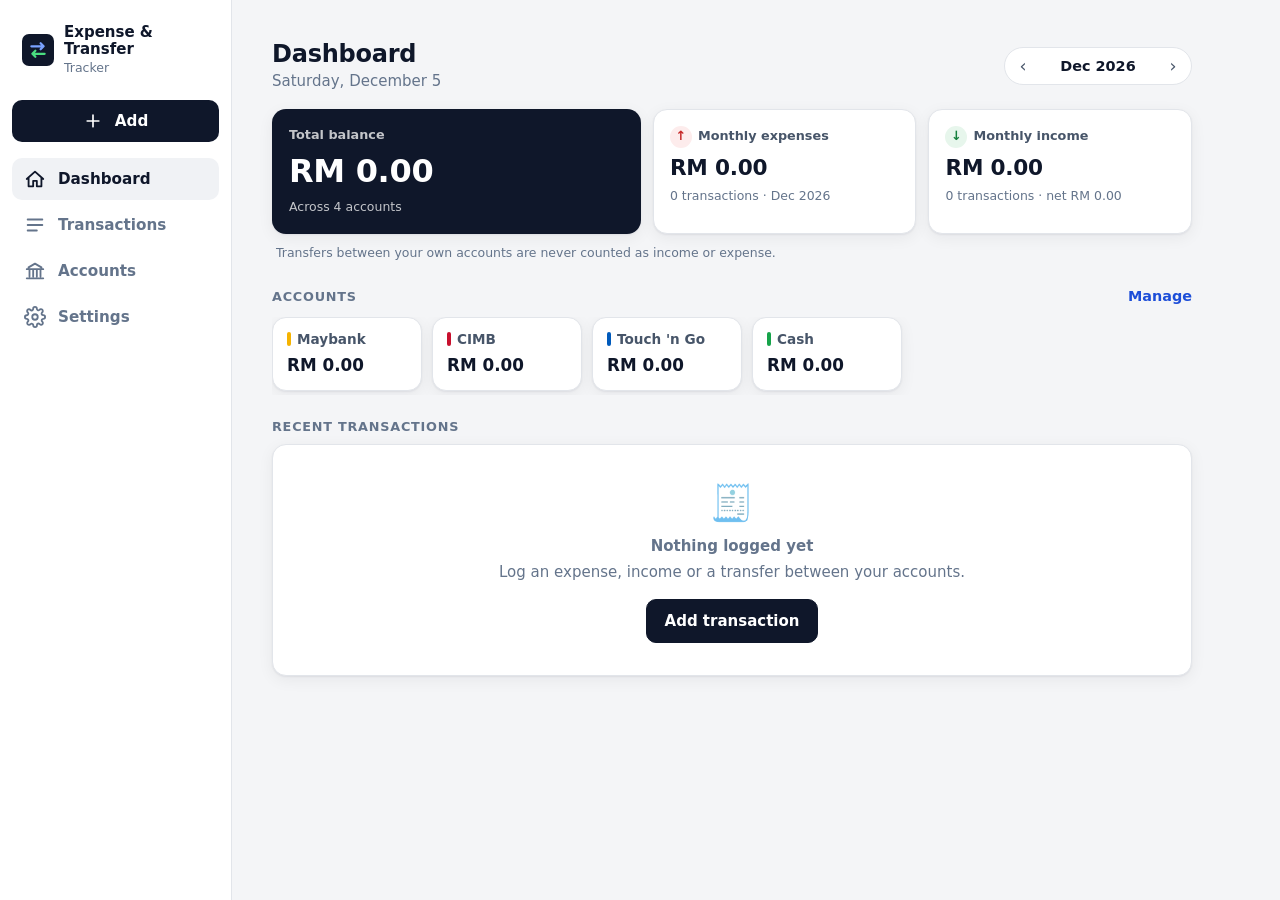
<file: expense-tracker/index.html>
<!doctype html>
<html lang="en">
<head>
  <meta charset="utf-8">
  <meta name="viewport" content="width=device-width, initial-scale=1, viewport-fit=cover">
  <meta name="theme-color" content="#0f172a">
  <meta name="description" content="Log daily expenses, income and transfers between your own accounts, with receipt photos.">
  <meta name="apple-mobile-web-app-capable" content="yes">
  <meta name="apple-mobile-web-app-title" content="Tracker">
  <title>Expense &amp; Transfer Tracker</title>
  <link rel="manifest" href="manifest.webmanifest">
  <link rel="icon" href="icons/icon.svg" type="image/svg+xml">
  <link rel="apple-touch-icon" href="icons/icon-192.png">
  <link rel="stylesheet" href="css/styles.css">
</head>
<body>
  <div class="app">
    <aside class="sidebar">
      <div class="brand">
        <img src="icons/icon.svg" alt="" width="32" height="32">
        <span>Expense &amp; Transfer<br><small>Tracker</small></span>
      </div>
      <nav class="nav" aria-label="Main">
        <a href="#/dashboard" data-route="dashboard">
          <svg viewBox="0 0 24 24" aria-hidden="true"><path d="M3 12l9-8 9 8M5 10v10h5v-6h4v6h5V10"/></svg>
          <span>Dashboard</span>
        </a>
        <a href="#/transactions" data-route="transactions">
          <svg viewBox="0 0 24 24" aria-hidden="true"><path d="M4 6h16M4 12h16M4 18h10"/></svg>
          <span>Transactions</span>
        </a>
        <button type="button" class="nav-add" data-action="new-txn" aria-label="Add transaction">
          <svg viewBox="0 0 24 24" aria-hidden="true"><path d="M12 5v14M5 12h14"/></svg>
          <span>Add</span>
        </button>
        <a href="#/accounts" data-route="accounts">
          <svg viewBox="0 0 24 24" aria-hidden="true"><path d="M3 10h18M5 10V8l7-4 7 4v2M6 10v8M10 10v8M14 10v8M18 10v8M3 20h18"/></svg>
          <span>Accounts</span>
        </a>
        <a href="#/settings" data-route="settings">
          <svg viewBox="0 0 24 24" aria-hidden="true"><circle cx="12" cy="12" r="3"/><path d="M19.4 15a1.7 1.7 0 0 0 .3 1.8l.1.1a2 2 0 1 1-2.8 2.8l-.1-.1a1.7 1.7 0 0 0-1.8-.3 1.7 1.7 0 0 0-1 1.5V21a2 2 0 1 1-4 0v-.1a1.7 1.7 0 0 0-1.1-1.5 1.7 1.7 0 0 0-1.8.3l-.1.1a2 2 0 1 1-2.8-2.8l.1-.1a1.7 1.7 0 0 0 .3-1.8 1.7 1.7 0 0 0-1.5-1H3a2 2 0 1 1 0-4h.1a1.7 1.7 0 0 0 1.5-1.1 1.7 1.7 0 0 0-.3-1.8l-.1-.1a2 2 0 1 1 2.8-2.8l.1.1a1.7 1.7 0 0 0 1.8.3H9a1.7 1.7 0 0 0 1-1.5V3a2 2 0 1 1 4 0v.1a1.7 1.7 0 0 0 1 1.5 1.7 1.7 0 0 0 1.8-.3l.1-.1a2 2 0 1 1 2.8 2.8l-.1.1a1.7 1.7 0 0 0-.3 1.8V9a1.7 1.7 0 0 0 1.5 1H21a2 2 0 1 1 0 4h-.1a1.7 1.7 0 0 0-1.5 1z"/></svg>
          <span>Settings</span>
        </a>
      </nav>
    </aside>

    <main id="view" class="view" tabindex="-1"></main>
  </div>

  <div id="sheet-root" class="sheet-root" hidden></div>
  <div id="viewer-root" class="viewer-root" hidden></div>
  <div id="toast" class="toast" role="status" aria-live="polite"></div>

  <noscript><p class="noscript">This app needs JavaScript enabled.</p></noscript>
  <script src="js/data.js"></script>
  <script src="js/db.js"></script>
  <script src="js/app.js"></script>
</body>
</html>
</file>
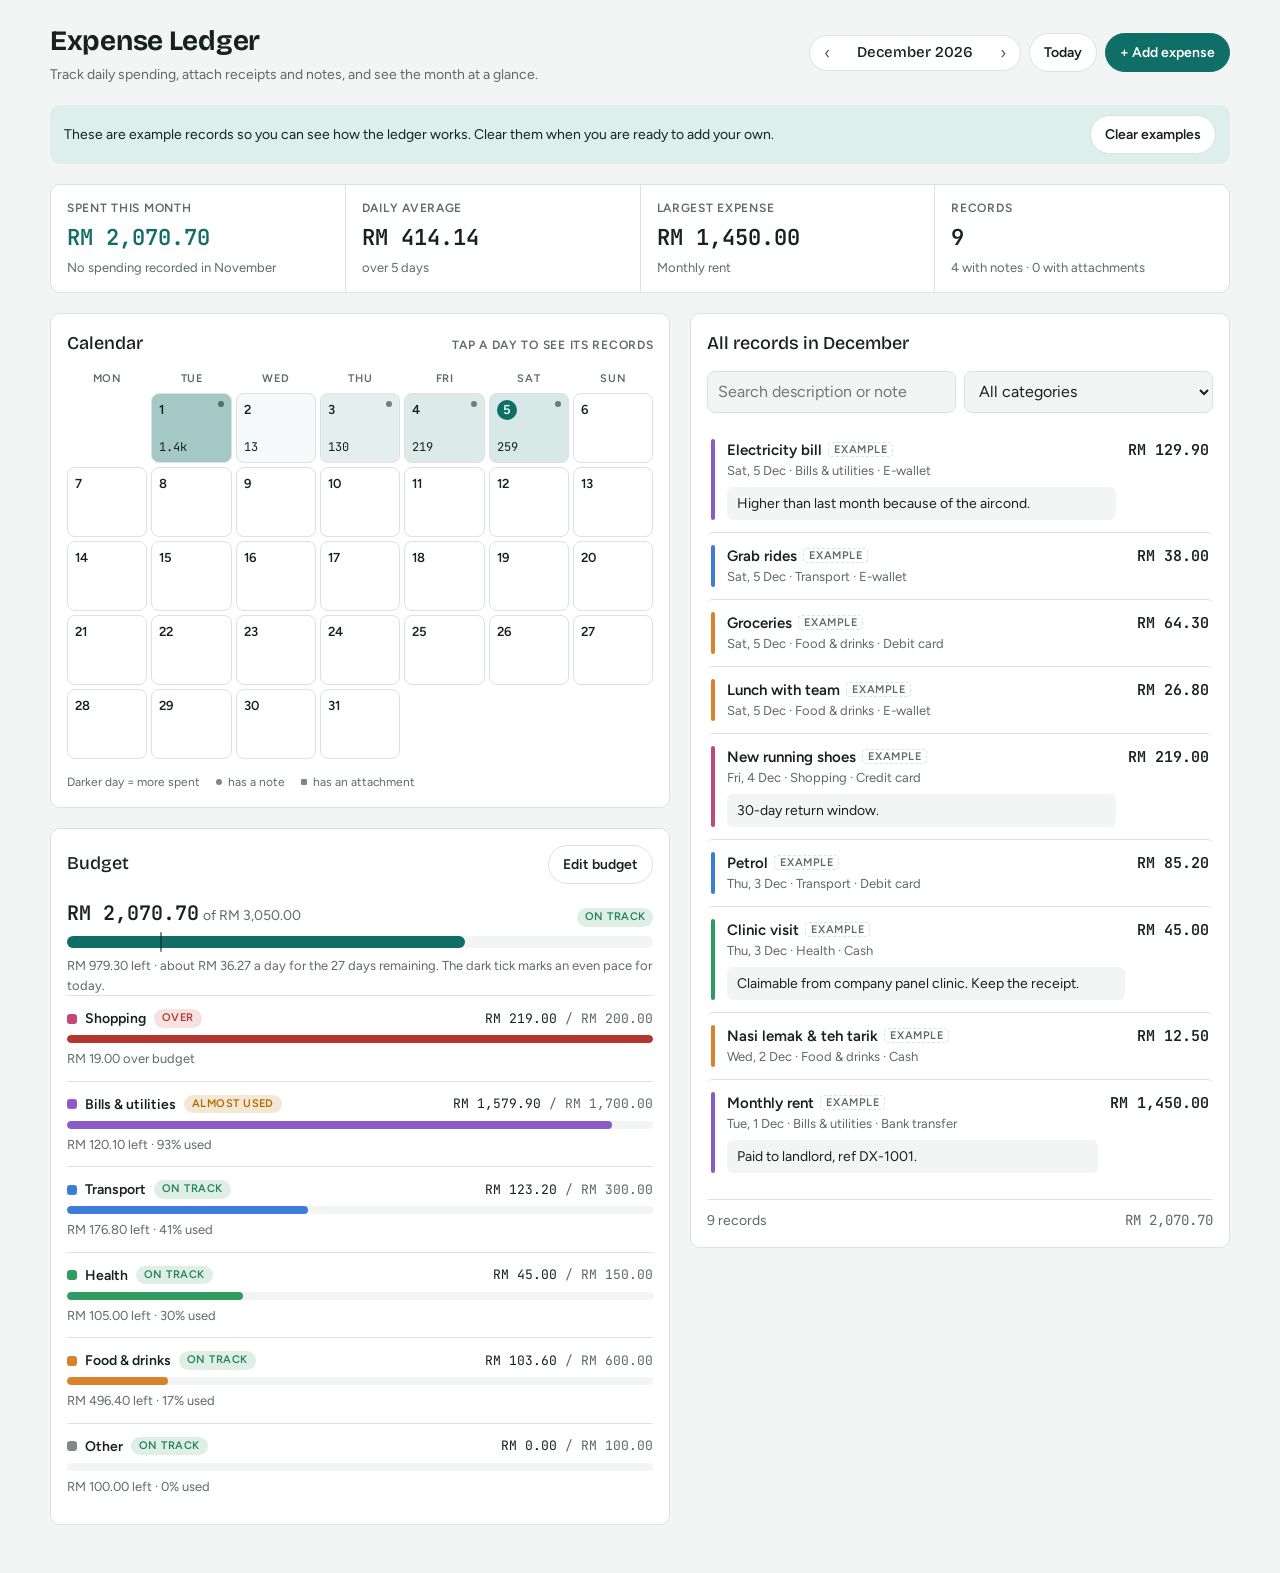
<file: expense_dashboard.html>
<!doctype html>
<html lang="en">
<head>
<meta charset="utf-8">
<meta name="viewport" content="width=device-width, initial-scale=1, viewport-fit=cover">
<title>Expense Ledger</title>
<meta name="claude:viewport-fit-sides" content="cover">
<meta name="theme-color" content="#0f6e66">
<meta name="mobile-web-app-capable" content="yes">
<meta name="apple-mobile-web-app-capable" content="yes">
<meta name="apple-mobile-web-app-title" content="Expenses">
<meta name="apple-mobile-web-app-status-bar-style" content="default">
<link rel="preconnect" href="https://fonts.googleapis.com">
<link rel="preconnect" href="https://fonts.gstatic.com" crossorigin>
<link rel="stylesheet" href="https://fonts.googleapis.com/css2?family=Bricolage+Grotesque:opsz,wght@12..96,500;12..96,700&family=Figtree:wght@400;500;600&family=JetBrains+Mono:wght@400;600&display=swap">
<style>
/* Layout: ledger header with month controls, KPI strip, then calendar + breakdown (left) beside the day's records (right); stacks on phones. */
:root {
  --bg: #f3f5f4;
  --surface: #ffffff;
  --ink: #17221f;
  --muted: #5b6b66;
  --line: #dbe2df;
  --accent: #0f6e66;
  --accent-ink: #ffffff;
  --accent-soft: #dcefeb;
  --danger: #b4372f;
  --good: #23845a;
  --warn: #b26a00;
  --c1: #d9822b; --c2: #3b7dd8; --c3: #8a5cc7; --c4: #c2477a; --c5: #2f9a62; --c6: #7b8a86;
  --font-display: "Bricolage Grotesque", "Segoe UI", system-ui, sans-serif;
  --font-body: "Figtree", "Segoe UI", system-ui, sans-serif;
  --font-num: "JetBrains Mono", ui-monospace, "Cascadia Mono", Menlo, monospace;
  --radius: 10px;
  color-scheme: light;
}
@media (prefers-color-scheme: dark) {
  :root:not([data-theme="light"]) {
    --bg: #0f1514; --surface: #172120; --ink: #e4ece9; --muted: #95a8a2; --line: #2a3734;
    --accent: #4cc2b4; --accent-ink: #062320; --accent-soft: #173a36; --danger: #f07a70; --good: #5cc88d; --warn: #f0b354;
    --c1: #f0a254; --c2: #6ea6f0; --c3: #b28ae8; --c4: #ea79a6; --c5: #5cc88d; --c6: #9aaba6;
    color-scheme: dark;
  }
}
:root[data-theme="dark"] {
  --bg: #0f1514; --surface: #172120; --ink: #e4ece9; --muted: #95a8a2; --line: #2a3734;
  --accent: #4cc2b4; --accent-ink: #062320; --accent-soft: #173a36; --danger: #f07a70; --good: #5cc88d; --warn: #f0b354;
  --c1: #f0a254; --c2: #6ea6f0; --c3: #b28ae8; --c4: #ea79a6; --c5: #5cc88d; --c6: #9aaba6;
  color-scheme: dark;
}
*, *::before, *::after { box-sizing: border-box; }
html, body { margin: 0; }
[hidden] { display: none !important; }
body {
  background: var(--bg); color: var(--ink);
  font: 15px/1.5 var(--font-body);
  padding-left: max(16px, env(safe-area-inset-left, 0px));
  padding-right: max(16px, env(safe-area-inset-right, 0px));
  padding-block: 20px 48px;
}
.wrap { max-width: 1180px; margin: 0 auto; display: grid; gap: 20px; }
h1, h2, h3 { font-family: var(--font-display); margin: 0; text-wrap: balance; }
button, input, select, textarea { font: inherit; color: inherit; }
button { cursor: pointer; touch-action: manipulation; }
/* 16px+ form text stops iPad/iPhone Safari from zooming in when a field is tapped. */
input, select, textarea { font-size: 16px; }
:focus-visible { outline: 2px solid var(--accent); outline-offset: 2px; }
.num { font-family: var(--font-num); font-variant-numeric: tabular-nums; }
.label { font-size: 12px; letter-spacing: .06em; text-transform: uppercase; color: var(--muted); font-weight: 600; }

/* Header */
.top { display: flex; flex-wrap: wrap; align-items: center; gap: 12px 20px; justify-content: space-between; }
.brand h1 { font-size: 28px; font-weight: 700; letter-spacing: -.01em; }
.brand p { margin: 2px 0 0; color: var(--muted); font-size: 14px; }
.controls { display: flex; flex-wrap: wrap; gap: 8px; align-items: center; }
.monthnav { display: flex; align-items: center; background: var(--surface); border: 1px solid var(--line); border-radius: 999px; }
.monthnav button { border: 0; background: none; padding: 8px 14px; font-size: 18px; line-height: 1; color: var(--muted); border-radius: 999px; }
@media (hover: hover) { .monthnav button:hover { color: var(--ink); background: var(--accent-soft); } }
.monthnav strong { font-family: var(--font-display); font-weight: 500; min-width: 9.5em; text-align: center; }
.btn { border: 1px solid var(--line); background: var(--surface); padding: 8px 14px; border-radius: 999px; font-weight: 600; font-size: 14px; }
.btn:hover { border-color: var(--accent); }
.btn.primary { background: var(--accent); color: var(--accent-ink); border-color: var(--accent); }
.btn.primary:hover { filter: brightness(1.08); }
.btn.danger { color: var(--danger); }
.btn.danger.armed { background: var(--danger); color: var(--surface); border-color: var(--danger); }

.notice { display: flex; flex-wrap: wrap; gap: 8px 14px; align-items: center; justify-content: space-between; padding: 10px 14px; border-radius: var(--radius); background: var(--accent-soft); font-size: 14px; }

/* KPI strip */
.kpis { display: grid; grid-template-columns: repeat(4, minmax(0, 1fr)); gap: 1px; background: var(--line); border: 1px solid var(--line); border-radius: var(--radius); overflow: hidden; }
.kpi { background: var(--surface); padding: 14px 16px; display: grid; gap: 4px; min-width: 0; }
.kpi .value { font-family: var(--font-num); font-size: 22px; font-weight: 600; white-space: nowrap; overflow: hidden; text-overflow: ellipsis; }
.kpi .sub { font-size: 13px; color: var(--muted); white-space: nowrap; overflow: hidden; text-overflow: ellipsis; }
.kpi:first-child .value { color: var(--accent); }

/* Main grid */
.main { display: grid; grid-template-columns: minmax(0, 1.15fr) minmax(0, 1fr); gap: 20px; align-items: start; }
.panel { background: var(--surface); border: 1px solid var(--line); border-radius: var(--radius); padding: 16px; display: grid; gap: 14px; min-width: 0; }
.panel-head { display: flex; flex-wrap: wrap; gap: 8px; align-items: baseline; justify-content: space-between; }
.panel-head h2 { font-size: 18px; font-weight: 500; }
.left { display: grid; gap: 20px; min-width: 0; }

/* Calendar */
.cal { display: grid; grid-template-columns: repeat(7, minmax(0, 1fr)); gap: 4px; }
.dow { font-size: 11px; letter-spacing: .06em; text-transform: uppercase; color: var(--muted); text-align: center; padding-bottom: 2px; font-weight: 600; }
.day {
  position: relative; min-height: 70px; border-radius: 8px; border: 1px solid var(--line);
  background: color-mix(in srgb, var(--accent) calc(var(--heat, 0) * 38%), var(--surface));
  padding: 6px 7px; text-align: left; display: flex; flex-direction: column; justify-content: space-between; min-width: 0;
}
@media (hover: hover) { .day:hover { border-color: var(--accent); } .rec:hover { background: var(--bg); } }
.day.blank { visibility: hidden; }
.day .d { font-size: 13px; font-weight: 600; }
.day .amt { font-family: var(--font-num); font-size: 12px; white-space: nowrap; overflow: hidden; text-overflow: ellipsis; }
.day.today .d { color: var(--accent-ink); background: var(--accent); border-radius: 999px; padding: 0 6px; align-self: flex-start; }
.day.selected { outline: 2px solid var(--ink); outline-offset: -1px; }
.day .flags { position: absolute; top: 7px; right: 7px; display: flex; gap: 3px; }
.flag { width: 6px; height: 6px; border-radius: 50%; background: var(--ink); opacity: .55; }
.flag.file { border-radius: 1px; }
.legend { display: flex; flex-wrap: wrap; gap: 6px 16px; font-size: 12px; color: var(--muted); align-items: center; }
.legend span { display: inline-flex; gap: 6px; align-items: center; }
.legend .flag { opacity: .55; }

/* Budget */
.budget-sum { display: grid; gap: 8px; }
.budget-sum .line { display: flex; flex-wrap: wrap; gap: 4px 12px; align-items: baseline; justify-content: space-between; }
.budget-sum .big { font-family: var(--font-num); font-size: 20px; font-weight: 600; }
.budget-sum .of { color: var(--muted); font-size: 14px; }
.budget-sum .hint { font-size: 13px; color: var(--muted); }
.track { height: 10px; border-radius: 999px; background: var(--bg); overflow: hidden; }
.fill { height: 100%; border-radius: 999px; }
.btrack { position: relative; height: 12px; border-radius: 999px; background: var(--bg); }
.btrack .fill { position: absolute; inset: 0 auto 0 0; max-width: 100%; }
.pace { position: absolute; top: -4px; bottom: -4px; width: 2px; border-radius: 2px; background: var(--ink); opacity: .55; }
.brows { display: grid; }
.brow { display: grid; grid-template-columns: minmax(0, 1fr) auto; gap: 6px 10px; padding: 12px 0; border-top: 1px solid var(--line); align-items: center; }
.brow .name { display: flex; gap: 8px; align-items: center; flex-wrap: wrap; font-weight: 600; font-size: 14px; min-width: 0; }
.brow .dot { width: 10px; height: 10px; border-radius: 3px; flex: none; }
.brow .figs { font-family: var(--font-num); font-variant-numeric: tabular-nums; font-size: 13px; text-align: right; white-space: nowrap; }
.brow .track { grid-column: 1 / -1; height: 8px; position: relative; }
.brow .track .fill { position: absolute; inset: 0 auto 0 0; max-width: 100%; }
.brow .left-txt { grid-column: 1 / -1; font-size: 13px; color: var(--muted); }
.pill { font-size: 11px; letter-spacing: .04em; text-transform: uppercase; font-weight: 600; padding: 1px 8px; border-radius: 999px; white-space: nowrap; }
.pill.ok { color: var(--good); background: color-mix(in srgb, var(--good) 14%, var(--surface)); }
.pill.warn { color: var(--warn); background: color-mix(in srgb, var(--warn) 16%, var(--surface)); }
.pill.over { color: var(--danger); background: color-mix(in srgb, var(--danger) 14%, var(--surface)); }
.pill.none { color: var(--muted); border: 1px dashed var(--line); }
.carry { font-size: 13px; color: var(--muted); }
.bfields { display: grid; grid-template-columns: 1fr 1fr; gap: 12px; }
.btotal { display: flex; justify-content: space-between; padding: 10px 12px; border-radius: 8px; background: var(--bg); font-weight: 600; }

/* Records */
.tools { display: flex; gap: 8px; flex-wrap: wrap; }
.tools input, .tools select { flex: 1 1 140px; min-width: 0; padding: 8px 10px; border: 1px solid var(--line); border-radius: 8px; background: var(--bg); }
.list { display: grid; gap: 0; }
.rec { display: grid; grid-template-columns: 4px minmax(0, 1fr) auto; gap: 12px; padding: 12px 4px; border-top: 1px solid var(--line); cursor: pointer; border-radius: 6px; }
.rec:first-child { border-top: 0; }
.rec .stripe { border-radius: 4px; }
.rec .title { font-weight: 600; overflow-wrap: anywhere; }
.rec .meta { font-size: 13px; color: var(--muted); }
.rec .note { font-size: 14px; margin-top: 6px; padding: 6px 10px; background: var(--bg); border-radius: 6px; white-space: pre-wrap; overflow-wrap: anywhere; display: -webkit-box; -webkit-line-clamp: 3; -webkit-box-orient: vertical; overflow: hidden; }
.chips { display: flex; flex-wrap: wrap; gap: 6px; margin-top: 6px; }
.chip { font-size: 12px; border: 1px solid var(--line); border-radius: 999px; padding: 2px 9px; background: var(--surface); max-width: 100%; overflow: hidden; text-overflow: ellipsis; white-space: nowrap; }
button.chip:hover { border-color: var(--accent); color: var(--accent); }
.rec .amount { font-family: var(--font-num); font-weight: 600; text-align: right; white-space: nowrap; }
.ex { font-size: 11px; letter-spacing: .05em; text-transform: uppercase; color: var(--muted); border: 1px dashed var(--line); border-radius: 4px; padding: 0 5px; margin-left: 6px; vertical-align: 2px; font-weight: 600; }
.list-foot { display: flex; justify-content: space-between; font-size: 14px; color: var(--muted); border-top: 1px solid var(--line); padding-top: 10px; }

/* Dialogs */
dialog { border: 1px solid var(--line); border-radius: 14px; padding: 0; background: var(--surface); color: var(--ink); width: min(560px, calc(100vw - 32px)); max-height: calc(100vh - 32px); max-height: calc(100dvh - 32px); overscroll-behavior: contain; }
dialog::backdrop { background: rgb(0 0 0 / .45); }
.dlg { padding: 20px; display: grid; gap: 14px; }
.dlg h2 { font-size: 20px; font-weight: 500; }
.fields { display: grid; grid-template-columns: 1fr 1fr; gap: 12px; }
.field { display: grid; gap: 4px; min-width: 0; }
.field.full { grid-column: 1 / -1; }
.field input, .field select, .field textarea { width: 100%; padding: 9px 10px; border: 1px solid var(--line); border-radius: 8px; background: var(--bg); }
.field textarea { min-height: 90px; resize: vertical; }
.drop { border: 1.5px dashed var(--line); border-radius: 8px; padding: 14px; text-align: center; font-size: 14px; color: var(--muted); }
.drop.over { border-color: var(--accent); background: var(--accent-soft); }
.drop label { color: var(--accent); font-weight: 600; cursor: pointer; text-decoration: underline; }
.attlist { display: grid; gap: 6px; }
.att { display: flex; gap: 8px; align-items: center; justify-content: space-between; font-size: 14px; padding: 6px 10px; border: 1px solid var(--line); border-radius: 8px; min-width: 0; }
.att span { overflow: hidden; text-overflow: ellipsis; white-space: nowrap; min-width: 0; }
.att button { border: 0; background: none; color: var(--danger); font-size: 13px; flex: none; }
.err { color: var(--danger); font-size: 14px; min-height: 1.2em; margin: 0; }
.actions { display: flex; gap: 8px; justify-content: space-between; flex-wrap: wrap; }
.actions .right { display: flex; gap: 8px; margin-left: auto; }
.viewer img { display: block; max-width: 100%; max-height: 70vh; margin: 0 auto; border-radius: 8px; }
.viewer .file { padding: 24px; text-align: center; color: var(--muted); }

/* Touch screens (tablets, phones): finger-sized controls. */
@media (pointer: coarse) {
  .btn { min-height: 44px; padding-inline: 18px; }
  .monthnav button { min-width: 44px; min-height: 44px; }
  .tools input, .tools select, .field input, .field select { min-height: 44px; }
  .att button { min-height: 36px; padding-inline: 8px; }
  button.chip { padding: 6px 12px; font-size: 13px; }
}
/* Tablet portrait: keep the calendar and records side by side when there is room. */
@media (min-width: 740px) and (max-width: 1024px) {
  .main { grid-template-columns: minmax(0, 1fr) minmax(0, 1fr); gap: 16px; }
  .day { min-height: 60px; padding: 5px 6px; }
}
@media (max-width: 739px) {
  .main { grid-template-columns: minmax(0, 1fr); }
  .kpis { grid-template-columns: repeat(2, minmax(0, 1fr)); }
}
@media (max-width: 520px) {
  .day { min-height: 52px; padding: 4px 5px; }
  .day .amt { font-size: 10px; }
  .day .flags { top: 5px; right: 4px; }
  .fields, .bfields { grid-template-columns: 1fr; }
  .kpi .value { font-size: 18px; }
}
@media (prefers-reduced-motion: no-preference) {
  .fill { transition: width .35s ease; }
}
</style>
</head>
<body>
<div class="wrap">
  <header class="top">
    <div class="brand">
      <h1>Expense Ledger</h1>
      <p>Track daily spending, attach receipts and notes, and see the month at a glance.</p>
    </div>
    <div class="controls">
      <div class="monthnav">
        <button type="button" id="prevMonth" aria-label="Previous month">‹</button>
        <strong id="monthLabel">—</strong>
        <button type="button" id="nextMonth" aria-label="Next month">›</button>
      </div>
      <button type="button" class="btn" id="todayBtn">Today</button>
      <button type="button" class="btn primary" id="addBtn">+ Add expense</button>
    </div>
  </header>

  <div class="notice" id="exampleNotice" hidden>
    <span>These are example records so you can see how the ledger works. Clear them when you are ready to add your own.</span>
    <button type="button" class="btn" id="clearExamples">Clear examples</button>
  </div>
  <div class="notice" id="storageNotice" hidden>
    <span>This browser is blocking storage, so records will be lost when you close the page.</span>
  </div>

  <section class="kpis" aria-label="Month summary">
    <div class="kpi"><span class="label">Spent this month</span><span class="value" id="kTotal">RM 0.00</span><span class="sub" id="kTotalSub">&nbsp;</span></div>
    <div class="kpi"><span class="label">Daily average</span><span class="value" id="kAvg">RM 0.00</span><span class="sub" id="kAvgSub">&nbsp;</span></div>
    <div class="kpi"><span class="label">Largest expense</span><span class="value" id="kMax">—</span><span class="sub" id="kMaxSub">&nbsp;</span></div>
    <div class="kpi"><span class="label">Records</span><span class="value" id="kCount">0</span><span class="sub" id="kCountSub">&nbsp;</span></div>
  </section>

  <div class="main">
    <div class="left">
      <section class="panel" aria-label="Calendar">
        <div class="panel-head">
          <h2>Calendar</h2>
          <span class="label">Tap a day to see its records</span>
        </div>
        <div class="cal" id="cal"></div>
        <div class="legend">
          <span>Darker day = more spent</span>
          <span><i class="flag"></i> has a note</span>
          <span><i class="flag file"></i> has an attachment</span>
        </div>
      </section>
      <section class="panel" aria-label="Budget">
        <div class="panel-head">
          <h2>Budget</h2>
          <button type="button" class="btn" id="editBudget">Edit budget</button>
        </div>
        <div id="budget"></div>
      </section>
    </div>

    <section class="panel" aria-label="Records">
      <div class="panel-head">
        <h2 id="listTitle">All records</h2>
        <div class="tools">
          <button type="button" class="btn" id="addOnDay" hidden>+ Add on this day</button>
          <button type="button" class="btn" id="showMonth" hidden>Show whole month</button>
        </div>
      </div>
      <div class="tools">
        <input type="search" id="search" placeholder="Search description or note" aria-label="Search records">
        <select id="catFilter" aria-label="Filter by category"></select>
      </div>
      <div class="list" id="list"></div>
      <div class="list-foot"><span id="footCount">0 records</span><span class="num" id="footTotal">RM 0.00</span></div>
    </section>
  </div>
</div>

<dialog id="formDlg" aria-labelledby="formTitle">
  <form class="dlg" id="form" novalidate>
    <h2 id="formTitle">Add expense</h2>
    <div class="fields">
      <div class="field">
        <label class="label" for="fDate">Date</label>
        <input type="date" id="fDate" required>
      </div>
      <div class="field">
        <label class="label" for="fAmount">Amount (RM)</label>
        <input type="number" id="fAmount" inputmode="decimal" step="0.01" min="0" placeholder="0.00" required>
      </div>
      <div class="field full">
        <label class="label" for="fDesc">Description</label>
        <input type="text" id="fDesc" maxlength="120" placeholder="e.g. Lunch with client" required>
      </div>
      <div class="field">
        <label class="label" for="fCat">Category</label>
        <select id="fCat"></select>
      </div>
      <div class="field">
        <label class="label" for="fPay">Paid with</label>
        <select id="fPay">
          <option>Cash</option><option>Debit card</option><option>Credit card</option><option>E-wallet</option><option>Bank transfer</option>
        </select>
      </div>
      <div class="field full">
        <label class="label" for="fNote">Note</label>
        <textarea id="fNote" maxlength="2000" placeholder="Anything to remember: who it was for, claim reference, warranty details…"></textarea>
      </div>
      <div class="field full">
        <span class="label">Attachments</span>
        <div class="drop" id="drop">
          Drop receipts or photos here, or <label for="fFiles">browse files</label>
          <input type="file" id="fFiles" multiple accept="image/*,application/pdf,.doc,.docx,.xls,.xlsx,.txt" hidden>
          <div style="font-size:12px;margin-top:4px">Images, PDF or documents, up to 10 MB each</div>
        </div>
        <div class="attlist" id="attList"></div>
      </div>
    </div>
    <p class="err" id="formErr" role="alert"></p>
    <div class="actions">
      <button type="button" class="btn danger" id="deleteBtn" hidden>Delete</button>
      <div class="right">
        <button type="button" class="btn" id="cancelBtn">Cancel</button>
        <button type="submit" class="btn primary" id="saveBtn">Save expense</button>
      </div>
    </div>
  </form>
</dialog>

<dialog id="budgetDlg" aria-labelledby="budgetTitle">
  <form class="dlg" id="budgetForm" novalidate>
    <h2 id="budgetTitle">Monthly budget</h2>
    <p class="carry" id="budgetHelp" style="margin:0"></p>
    <div class="bfields" id="bFields"></div>
    <div class="btotal"><span>Total budget</span><span class="num" id="bTotal">RM 0.00</span></div>
    <p class="err" id="budgetErr" role="alert"></p>
    <div class="actions">
      <div class="right">
        <button type="button" class="btn" id="budgetCancel">Cancel</button>
        <button type="submit" class="btn primary">Save budget</button>
      </div>
    </div>
  </form>
</dialog>

<dialog id="viewDlg" aria-labelledby="viewTitle">
  <div class="dlg">
    <h2 id="viewTitle">Attachment</h2>
    <div class="viewer" id="viewer"></div>
    <div class="actions"><div class="right"><a class="btn" id="openLink" target="_blank" rel="noopener">Open in new tab</a><button type="button" class="btn" id="viewClose">Close</button></div></div>
  </div>
</dialog>

<script>
(function () {
  "use strict";

  const CATS = [
    { id: "food", label: "Food & drinks", color: "var(--c1)" },
    { id: "transport", label: "Transport", color: "var(--c2)" },
    { id: "bills", label: "Bills & utilities", color: "var(--c3)" },
    { id: "shopping", label: "Shopping", color: "var(--c4)" },
    { id: "health", label: "Health", color: "var(--c5)" },
    { id: "other", label: "Other", color: "var(--c6)" },
  ];
  const catById = Object.fromEntries(CATS.map(c => [c.id, c]));
  const MAX_FILE = 10 * 1024 * 1024;
  const MONTHS = ["January","February","March","April","May","June","July","August","September","October","November","December"];

  // ---------- storage (IndexedDB, with in-memory fallback) ----------
  let db = null;
  function openDB() {
    return new Promise(resolve => {
      try {
        const req = indexedDB.open("expense-ledger", 2);
        req.onupgradeneeded = () => {
          const d = req.result;
          if (!d.objectStoreNames.contains("expenses")) d.createObjectStore("expenses", { keyPath: "id" });
          if (!d.objectStoreNames.contains("budgets")) d.createObjectStore("budgets", { keyPath: "month" });
        };
        req.onsuccess = () => { db = req.result; resolve(); };
        req.onerror = req.onblocked = () => resolve();
      } catch (e) { resolve(); }
    });
  }
  function store(mode, name = "expenses") { return db.transaction(name, mode).objectStore(name); }
  function dbAll(name) {
    if (!db) return Promise.resolve([]);
    return new Promise(resolve => {
      try { const r = store("readonly", name).getAll(); r.onsuccess = () => resolve(r.result || []); r.onerror = () => resolve([]); }
      catch (e) { resolve([]); }
    });
  }
  function dbPut(rec, name) {
    if (!db) return Promise.resolve();
    return new Promise(resolve => {
      try { const r = store("readwrite", name).put(rec); r.onsuccess = r.onerror = () => resolve(); } catch (e) { resolve(); }
    });
  }
  function dbDel(id, name) {
    if (!db) return Promise.resolve();
    return new Promise(resolve => {
      try { const r = store("readwrite", name).delete(id); r.onsuccess = r.onerror = () => resolve(); } catch (e) { resolve(); }
    });
  }
  function getFlag(k) { try { return localStorage.getItem(k); } catch (e) { return null; } }
  function setFlag(k, v) { try { localStorage.setItem(k, v); } catch (e) {} }

  // ---------- helpers ----------
  const $ = id => document.getElementById(id);
  const pad = n => String(n).padStart(2, "0");
  const ymd = d => d.getFullYear() + "-" + pad(d.getMonth() + 1) + "-" + pad(d.getDate());
  const todayStr = () => ymd(new Date());
  const uid = () => Date.now().toString(36) + Math.random().toString(36).slice(2, 8);
  const esc = s => String(s).replace(/[&<>"']/g, c => ({ "&": "&amp;", "<": "&lt;", ">": "&gt;", '"': "&quot;", "'": "&#39;" }[c]));
  const money = n => "RM " + n.toLocaleString("en-MY", { minimumFractionDigits: 2, maximumFractionDigits: 2 });
  function short(n) {
    if (n >= 10000) return (n / 1000).toFixed(0) + "k";
    if (n >= 1000) return (n / 1000).toFixed(1) + "k";
    // Calendar cells are narrow on tablets and phones, so round anything 10 and up.
    return n >= 10 ? Math.round(n).toString() : n.toFixed(2).replace(/\.00$/, "");
  }
  function niceDate(s) {
    const [y, m, d] = s.split("-").map(Number);
    return new Date(y, m - 1, d).toLocaleDateString("en-MY", { weekday: "short", day: "numeric", month: "short" });
  }
  function fileSize(b) { return b < 1024 ? b + " B" : b < 1048576 ? (b / 1024).toFixed(0) + " KB" : (b / 1048576).toFixed(1) + " MB"; }

  // ---------- state ----------
  let records = [];
  let budgets = {};   // "YYYY-MM" -> { month, amounts: { catId: RM }, example? }
  const now = new Date();
  let viewY = now.getFullYear(), viewM = now.getMonth();
  let selectedDay = null;

  function monthKey() { return viewY + "-" + pad(viewM + 1); }
  function monthRecords() { const k = monthKey(); return records.filter(r => r.date.startsWith(k)); }
  // A month without its own budget uses the latest earlier month's, so budgets carry forward.
  function budgetFor(k) {
    if (budgets[k]) return { ...budgets[k], from: k };
    const earlier = Object.keys(budgets).filter(m => m < k).sort().pop();
    return earlier ? { ...budgets[earlier], from: earlier } : null;
  }
  function monthName(k) { const [y, m] = k.split("-").map(Number); return MONTHS[m - 1] + " " + y; }

  // ---------- examples ----------
  function exampleRecords() {
    const d = new Date(), y = d.getFullYear(), m = d.getMonth(), last = d.getDate();
    const day = n => ymd(new Date(y, m, Math.max(1, Math.min(n, last))));
    const mk = (n, amount, desc, cat, pay, note) => ({ id: uid(), date: day(n), amount, desc, cat, pay, note: note || "", attachments: [], example: true, created: Date.now() });
    return [
      mk(1, 1450, "Monthly rent", "bills", "Bank transfer", "Paid to landlord, ref DX-1001."),
      mk(2, 12.5, "Nasi lemak & teh tarik", "food", "Cash"),
      mk(3, 85.2, "Petrol", "transport", "Debit card"),
      mk(5, 129.9, "Electricity bill", "bills", "E-wallet", "Higher than last month because of the aircond."),
      mk(7, 38, "Grab rides", "transport", "E-wallet"),
      mk(8, 64.3, "Groceries", "food", "Debit card"),
      mk(last - 2, 45, "Clinic visit", "health", "Cash", "Claimable from company panel clinic. Keep the receipt."),
      mk(last - 1, 219, "New running shoes", "shopping", "Credit card", "30-day return window."),
      mk(last, 26.8, "Lunch with team", "food", "E-wallet"),
    ];
  }

  function exampleBudget() {
    const d = new Date();
    return { month: d.getFullYear() + "-" + pad(d.getMonth() + 1), example: true,
      amounts: { food: 600, transport: 300, bills: 1700, shopping: 200, health: 150, other: 100 } };
  }

  // ---------- rendering ----------
  function render() {
    $("monthLabel").textContent = MONTHS[viewM] + " " + viewY;
    $("exampleNotice").hidden = !records.some(r => r.example) && !Object.values(budgets).some(b => b.example);
    renderKpis();
    renderCalendar();
    renderBudget();
    renderList();
  }

  function renderKpis() {
    const list = monthRecords();
    const total = list.reduce((s, r) => s + r.amount, 0);
    const daysInMonth = new Date(viewY, viewM + 1, 0).getDate();
    const isCurrent = viewY === now.getFullYear() && viewM === now.getMonth();
    const isFuture = new Date(viewY, viewM, 1) > now;
    const elapsed = isCurrent ? now.getDate() : isFuture ? 0 : daysInMonth;

    // previous month comparison
    const prev = new Date(viewY, viewM - 1, 1);
    const pk = prev.getFullYear() + "-" + pad(prev.getMonth() + 1);
    const prevTotal = records.filter(r => r.date.startsWith(pk)).reduce((s, r) => s + r.amount, 0);

    $("kTotal").textContent = money(total);
    if (prevTotal > 0) {
      const diff = (total - prevTotal) / prevTotal * 100;
      $("kTotalSub").textContent = (diff >= 0 ? "▲ " : "▼ ") + Math.abs(diff).toFixed(0) + "% vs " + MONTHS[prev.getMonth()];
    } else {
      $("kTotalSub").textContent = "No spending recorded in " + MONTHS[prev.getMonth()];
    }
    $("kAvg").textContent = money(elapsed ? total / elapsed : 0);
    $("kAvgSub").textContent = elapsed ? "over " + elapsed + " day" + (elapsed > 1 ? "s" : "") : "month not started";

    const max = list.reduce((a, r) => (!a || r.amount > a.amount ? r : a), null);
    $("kMax").textContent = max ? money(max.amount) : "—";
    $("kMaxSub").textContent = max ? max.desc : "nothing recorded yet";

    const withNotes = list.filter(r => r.note).length;
    const withAtt = list.filter(r => r.attachments && r.attachments.length).length;
    $("kCount").textContent = list.length;
    $("kCountSub").textContent = withNotes + " with notes · " + withAtt + " with attachments";
  }

  function renderCalendar() {
    const cal = $("cal");
    const byDay = {};
    monthRecords().forEach(r => {
      const e = byDay[r.date] || (byDay[r.date] = { total: 0, note: false, att: false });
      e.total += r.amount;
      if (r.note) e.note = true;
      if (r.attachments && r.attachments.length) e.att = true;
    });
    // Scale heat on a square-root curve so one big bill (like rent) doesn't wash out every other day.
    const maxDay = Math.max(0, ...Object.values(byDay).map(e => e.total));
    const first = new Date(viewY, viewM, 1);
    const offset = (first.getDay() + 6) % 7; // Monday first
    const days = new Date(viewY, viewM + 1, 0).getDate();
    const today = todayStr();

    let html = ["Mon","Tue","Wed","Thu","Fri","Sat","Sun"].map(d => '<div class="dow">' + d + "</div>").join("");
    for (let i = 0; i < offset; i++) html += '<div class="day blank" aria-hidden="true"></div>';
    for (let d = 1; d <= days; d++) {
      const key = viewY + "-" + pad(viewM + 1) + "-" + pad(d);
      const e = byDay[key];
      const heat = e && maxDay ? Math.sqrt(e.total / maxDay) : 0;
      const cls = ["day"];
      if (key === today) cls.push("today");
      if (key === selectedDay) cls.push("selected");
      const label = d + " " + MONTHS[viewM] + (e ? ", " + money(e.total) + " spent" : ", nothing spent");
      html += '<button type="button" class="' + cls.join(" ") + '" data-day="' + key + '" style="--heat:' + heat.toFixed(3) + '" aria-label="' + label + '" aria-pressed="' + (key === selectedDay) + '">' +
        '<span class="d">' + d + "</span>" +
        (e ? '<span class="flags">' + (e.note ? '<i class="flag"></i>' : "") + (e.att ? '<i class="flag file"></i>' : "") + "</span>" : "") +
        '<span class="amt">' + (e ? short(e.total) : "") + "</span></button>";
    }
    cal.innerHTML = html;
  }

  function renderBudget() {
    const k = monthKey();
    const b = budgetFor(k);
    const list = monthRecords();
    const spent = {};
    list.forEach(r => { spent[r.cat] = (spent[r.cat] || 0) + r.amount; });
    const totalSpent = list.reduce((s, r) => s + r.amount, 0);
    const amounts = b ? b.amounts : {};
    const totalBudget = CATS.reduce((s, c) => s + (amounts[c.id] || 0), 0);
    $("editBudget").textContent = totalBudget ? "Edit budget" : "Set budget";

    // How far through the month we are, for the pace marker and "per day" hint.
    const daysInMonth = new Date(viewY, viewM + 1, 0).getDate();
    const isCurrent = viewY === now.getFullYear() && viewM === now.getMonth();
    const isPast = new Date(viewY, viewM + 1, 1) <= now;
    const daysLeft = isCurrent ? daysInMonth - now.getDate() + 1 : isPast ? 0 : daysInMonth;
    const pace = isCurrent ? now.getDate() / daysInMonth : isPast ? 1 : 0;

    const status = (used, budget) => {
      if (!budget) return used ? ["none", "No budget"] : null;
      if (used > budget) return ["over", "Over by " + money(used - budget)];
      if (used >= budget * 0.85) return ["warn", "Almost used"];
      return ["ok", "On track"];
    };

    let html = "";
    if (totalBudget) {
      const left = totalBudget - totalSpent;
      const pct = Math.min(totalSpent / totalBudget, 1) * 100;
      const st = status(totalSpent, totalBudget);
      let hint;
      if (left < 0) hint = "You have spent " + money(-left) + " more than planned this month.";
      else if (daysLeft > 0) hint = money(left) + " left · about " + money(left / daysLeft) + " a day for the " + daysLeft + " day" + (daysLeft > 1 ? "s" : "") + " remaining";
      else hint = money(left) + " left unspent";
      html += '<div class="budget-sum">' +
        '<div class="line"><span><span class="big">' + money(totalSpent) + '</span> <span class="of">of ' + money(totalBudget) + '</span></span>' +
        '<span class="pill ' + st[0] + '">' + st[1] + "</span></div>" +
        '<div class="btrack" role="img" aria-label="' + Math.round(totalSpent / totalBudget * 100) + '% of budget used">' +
          '<div class="fill" style="width:' + pct.toFixed(1) + "%;background:" + (left < 0 ? "var(--danger)" : "var(--accent)") + '"></div>' +
          (pace > 0 && pace < 1 ? '<span class="pace" style="left:calc(' + (pace * 100).toFixed(1) + '% - 1px)" title="Where spending would be if spread evenly through the month"></span>' : "") +
        "</div>" +
        '<div class="hint">' + hint + (pace > 0 && pace < 1 ? ". The dark tick marks an even pace for today." : "") + "</div>" +
        (b.from !== k ? '<div class="carry">Carried over from ' + monthName(b.from) + ". Edit to set a budget just for " + MONTHS[viewM] + ".</div>" : "") +
        "</div>";
    } else {
      html += '<div class="empty">No budget for ' + MONTHS[viewM] + ' yet. Use “Set budget” to plan how much to spend in each category.</div>';
    }

    // Most-used budgets first; categories spent without a budget go last.
    const ratio = c => amounts[c.id] ? (spent[c.id] || 0) / amounts[c.id] : -1;
    const rows = CATS.filter(c => amounts[c.id] || spent[c.id]).sort((a, c) => ratio(c) - ratio(a));
    if (rows.length) {
      html += '<div class="brows">' + rows.map(c => {
        const used = spent[c.id] || 0, bud = amounts[c.id] || 0;
        const st = status(used, bud);
        const width = bud ? Math.min(used / bud, 1) * 100 : 100;
        const fill = bud && used > bud ? "var(--danger)" : c.color;
        const leftTxt = bud ? (used > bud ? money(used - bud) + " over budget" : money(bud - used) + " left · " + Math.round(used / bud * 100) + "% used") : "Spent without a budget";
        return '<div class="brow">' +
          '<span class="name"><i class="dot" style="background:' + c.color + '"></i>' + esc(c.label) + (st ? ' <span class="pill ' + st[0] + '">' + (st[0] === "over" ? "Over" : st[1]) + "</span>" : "") + "</span>" +
          '<span class="figs">' + money(used) + (bud ? ' <span style="color:var(--muted)">/ ' + money(bud) + "</span>" : "") + "</span>" +
          '<div class="track"><div class="fill" style="width:' + width.toFixed(1) + "%;background:" + fill + (bud ? "" : ";opacity:.35") + '"></div></div>' +
          '<span class="left-txt">' + leftTxt + "</span></div>";
      }).join("") + "</div>";
    }
    $("budget").innerHTML = html;
  }

  function openBudget() {
    const k = monthKey();
    const b = budgetFor(k);
    const amounts = b ? b.amounts : {};
    $("budgetTitle").textContent = "Budget for " + MONTHS[viewM] + " " + viewY;
    $("budgetHelp").textContent = "Set how much you plan to spend in each category. Leave a category empty for no limit. Later months reuse this budget until you change it.";
    $("bFields").innerHTML = CATS.map(c =>
      '<div class="field"><label class="label" for="b_' + c.id + '">' + esc(c.label) + " (RM)</label>" +
      '<input type="number" id="b_' + c.id + '" data-cat="' + c.id + '" inputmode="decimal" step="0.01" min="0" placeholder="No limit" value="' + (amounts[c.id] || "") + '"></div>').join("");
    $("budgetErr").textContent = "";
    updateBudgetTotal();
    $("budgetDlg").showModal();
  }
  function updateBudgetTotal() {
    let t = 0;
    $("bFields").querySelectorAll("input").forEach(i => { const v = parseFloat(i.value); if (v > 0) t += v; });
    $("bTotal").textContent = money(t);
  }
  async function saveBudget(e) {
    e.preventDefault();
    const amounts = {};
    let bad = false;
    $("bFields").querySelectorAll("input").forEach(i => {
      if (i.value === "") return;
      const v = Math.round(parseFloat(i.value) * 100) / 100;
      if (!(v >= 0)) bad = true; else if (v > 0) amounts[i.dataset.cat] = v;
    });
    if (bad) return void ($("budgetErr").textContent = "Budgets must be numbers of 0 or more.");
    const rec = { month: monthKey(), amounts };
    budgets[rec.month] = rec;
    await dbPut(rec, "budgets");
    $("budgetDlg").close();
    render();
  }

  function renderList() {
    const q = $("search").value.trim().toLowerCase();
    const cf = $("catFilter").value;
    let list = selectedDay ? records.filter(r => r.date === selectedDay) : monthRecords();
    if (cf) list = list.filter(r => r.cat === cf);
    if (q) list = list.filter(r => (r.desc + " " + r.note).toLowerCase().includes(q));
    list.sort((a, b) => b.date.localeCompare(a.date) || b.created - a.created);

    $("listTitle").textContent = selectedDay ? niceDate(selectedDay) : "All records in " + MONTHS[viewM];
    $("showMonth").hidden = !selectedDay;
    $("addOnDay").hidden = !selectedDay;

    if (!list.length) {
      const msg = q || cf ? "No records match your search." : selectedDay ? "Nothing recorded on this day. Use “Add expense” to log one." : "No expenses this month yet. Use “Add expense” to log your first one.";
      $("list").innerHTML = '<div class="empty">' + msg + "</div>";
    } else {
      $("list").innerHTML = list.map(r => {
        const c = catById[r.cat] || catById.other;
        const atts = (r.attachments || []).map((a, i) =>
          '<button type="button" class="chip" data-view="' + r.id + '" data-idx="' + i + '" title="View ' + esc(a.name) + '">📎 ' + esc(a.name) + "</button>").join("");
        return '<div class="rec" data-id="' + r.id + '" role="button" tabindex="0" aria-label="Edit ' + esc(r.desc) + '">' +
          '<span class="stripe" style="background:' + c.color + '"></span>' +
          "<div style=\"min-width:0\">" +
            '<div class="title">' + esc(r.desc) + (r.example ? '<span class="ex">Example</span>' : "") + "</div>" +
            '<div class="meta">' + niceDate(r.date) + " · " + esc(c.label) + " · " + esc(r.pay) + "</div>" +
            (r.note ? '<div class="note">' + esc(r.note) + "</div>" : "") +
            (atts ? '<div class="chips">' + atts + "</div>" : "") +
          "</div>" +
          '<div class="amount">' + money(r.amount) + "</div></div>";
      }).join("");
    }
    const total = list.reduce((s, r) => s + r.amount, 0);
    $("footCount").textContent = list.length + " record" + (list.length === 1 ? "" : "s");
    $("footTotal").textContent = money(total);
  }

  // ---------- form ----------
  let editing = null;     // record id being edited, or null
  let draftAtts = [];     // attachments in the open form

  function openForm(rec) {
    editing = rec ? rec.id : null;
    draftAtts = rec ? (rec.attachments || []).slice() : [];
    $("formTitle").textContent = rec ? "Edit expense" : "Add expense";
    $("saveBtn").textContent = rec ? "Save changes" : "Save expense";
    $("fDate").value = rec ? rec.date : (selectedDay || todayStr());
    $("fAmount").value = rec ? rec.amount : "";
    $("fDesc").value = rec ? rec.desc : "";
    $("fCat").value = rec ? rec.cat : "food";
    $("fPay").value = rec ? rec.pay : "Cash";
    $("fNote").value = rec ? rec.note : "";
    $("formErr").textContent = "";
    const del = $("deleteBtn");
    del.hidden = !rec; del.classList.remove("armed"); del.textContent = "Delete";
    renderAtts();
    $("formDlg").showModal();
    $(rec ? "fDesc" : "fAmount").focus();
  }

  function renderAtts() {
    $("attList").innerHTML = draftAtts.map((a, i) =>
      '<div class="att"><span>📎 ' + esc(a.name) + ' <span style="color:var(--muted)">(' + fileSize(a.size) + ')</span></span>' +
      '<button type="button" data-rm="' + i + '">Remove</button></div>').join("");
  }

  function addFiles(files) {
    const skipped = [];
    Array.from(files).forEach(f => {
      if (f.size > MAX_FILE) { skipped.push(f.name); return; }
      draftAtts.push({ name: f.name, type: f.type || "application/octet-stream", size: f.size, blob: f });
    });
    $("formErr").textContent = skipped.length ? "Skipped " + skipped.join(", ") + ": files must be 10 MB or smaller." : "";
    renderAtts();
  }

  async function save(e) {
    e.preventDefault();
    const amount = Math.round(parseFloat($("fAmount").value) * 100) / 100;
    const desc = $("fDesc").value.trim();
    const date = $("fDate").value;
    if (!date) return void ($("formErr").textContent = "Pick the date of the expense.");
    if (!(amount > 0)) return void ($("formErr").textContent = "Enter an amount greater than 0.");
    if (!desc) return void ($("formErr").textContent = "Add a short description so you can find it later.");
    const old = editing && records.find(r => r.id === editing);
    const rec = {
      id: old ? old.id : uid(), date, amount, desc,
      cat: $("fCat").value, pay: $("fPay").value, note: $("fNote").value.trim(),
      attachments: draftAtts, created: old ? old.created : Date.now(),
    };
    records = records.filter(r => r.id !== rec.id).concat(rec);
    await dbPut(rec);
    $("formDlg").close();
    const [y, m] = date.split("-").map(Number);
    viewY = y; viewM = m - 1;
    if (selectedDay && selectedDay !== date) selectedDay = date;
    render();
  }

  // ---------- attachment viewer ----------
  let viewUrl = null;
  function viewAttachment(rec, idx) {
    const a = rec.attachments[idx];
    if (!a) return;
    if (viewUrl) URL.revokeObjectURL(viewUrl);
    viewUrl = URL.createObjectURL(a.blob);
    $("viewTitle").textContent = a.name;
    $("viewer").innerHTML = a.type.startsWith("image/")
      ? '<img src="' + viewUrl + '" alt="' + esc(a.name) + '">'
      : '<div class="file">' + esc(a.name) + "<br>" + fileSize(a.size) + "<br>Use “Open in new tab” to view this file.</div>";
    $("openLink").href = viewUrl;
    $("viewDlg").showModal();
  }

  // ---------- events ----------
  function wire() {
    $("fCat").innerHTML = CATS.map(c => '<option value="' + c.id + '">' + esc(c.label) + "</option>").join("");
    $("catFilter").innerHTML = '<option value="">All categories</option>' + CATS.map(c => '<option value="' + c.id + '">' + esc(c.label) + "</option>").join("");

    $("prevMonth").onclick = () => { viewM--; if (viewM < 0) { viewM = 11; viewY--; } selectedDay = null; render(); };
    $("nextMonth").onclick = () => { viewM++; if (viewM > 11) { viewM = 0; viewY++; } selectedDay = null; render(); };
    $("todayBtn").onclick = () => { viewY = now.getFullYear(); viewM = now.getMonth(); selectedDay = todayStr(); render(); };
    $("addBtn").onclick = () => openForm(null);
    $("addOnDay").onclick = () => openForm(null);
    $("showMonth").onclick = () => { selectedDay = null; render(); };
    $("search").oninput = renderList;
    $("catFilter").onchange = renderList;

    $("cal").onclick = e => {
      const b = e.target.closest("[data-day]");
      if (!b) return;
      selectedDay = selectedDay === b.dataset.day ? null : b.dataset.day;
      render();
    };
    $("cal").ondblclick = e => {
      const b = e.target.closest("[data-day]");
      if (b) { selectedDay = b.dataset.day; render(); openForm(null); }
    };

    const list = $("list");
    list.onclick = e => {
      const chip = e.target.closest("[data-view]");
      if (chip) { e.stopPropagation(); viewAttachment(records.find(r => r.id === chip.dataset.view), +chip.dataset.idx); return; }
      const row = e.target.closest("[data-id]");
      if (row) openForm(records.find(r => r.id === row.dataset.id));
    };
    list.onkeydown = e => {
      if ((e.key === "Enter" || e.key === " ") && e.target.matches(".rec")) { e.preventDefault(); openForm(records.find(r => r.id === e.target.dataset.id)); }
    };

    $("form").onsubmit = save;
    $("cancelBtn").onclick = () => $("formDlg").close();
    $("deleteBtn").onclick = async () => {
      const b = $("deleteBtn");
      if (!b.classList.contains("armed")) { b.classList.add("armed"); b.textContent = "Tap again to delete"; return; }
      records = records.filter(r => r.id !== editing);
      await dbDel(editing);
      $("formDlg").close();
      render();
    };
    $("fFiles").onchange = e => { addFiles(e.target.files); e.target.value = ""; };
    $("attList").onclick = e => {
      const b = e.target.closest("[data-rm]");
      if (b) { draftAtts.splice(+b.dataset.rm, 1); renderAtts(); }
    };
    const drop = $("drop");
    drop.ondragover = e => { e.preventDefault(); drop.classList.add("over"); };
    drop.ondragleave = () => drop.classList.remove("over");
    drop.ondrop = e => { e.preventDefault(); drop.classList.remove("over"); addFiles(e.dataTransfer.files); };

    $("viewClose").onclick = () => $("viewDlg").close();
    $("editBudget").onclick = openBudget;
    $("budgetCancel").onclick = () => $("budgetDlg").close();
    $("budgetForm").onsubmit = saveBudget;
    $("bFields").oninput = updateBudgetTotal;
    $("clearExamples").onclick = async () => {
      const ex = records.filter(r => r.example);
      records = records.filter(r => !r.example);
      await Promise.all(ex.map(r => dbDel(r.id)));
      const exB = Object.values(budgets).filter(b => b.example);
      exB.forEach(b => delete budgets[b.month]);
      await Promise.all(exB.map(b => dbDel(b.month, "budgets")));
      render();
    };
  }

  async function start() {
    wire();
    render();
    await openDB();
    $("storageNotice").hidden = !!db;
    records = await dbAll("expenses");
    (await dbAll("budgets")).forEach(b => { budgets[b.month] = b; });
    if (!records.length && !getFlag("expense-ledger-seeded")) {
      records = exampleRecords();
      await Promise.all(records.map(r => dbPut(r, "expenses")));
      setFlag("expense-ledger-seeded", "1");
    }
    // Existing users (seeded before budgets existed) get an example budget once too.
    if (!Object.keys(budgets).length && !getFlag("expense-ledger-budget-seeded") && records.some(r => r.example)) {
      const eb = exampleBudget();
      budgets[eb.month] = eb;
      await dbPut(eb, "budgets");
    }
    setFlag("expense-ledger-budget-seeded", "1");
    render();
  }
  start();
})();
</script>
</body>
</html>
</file>
<file: expense-tracker/css/styles.css>
/* ===== Tokens ===== */
:root {
  --bg: #f4f5f7;
  --surface: #ffffff;
  --surface-2: #f0f2f5;
  --border: #e2e5ea;
  --ink: #0f172a;
  --ink-2: #475569;
  --ink-3: #64748b;
  --primary: #0f172a;
  --primary-ink: #ffffff;
  --focus: #2563eb;

  --expense: #c62828;
  --expense-bg: #fdecec;
  --income: #15803d;
  --income-bg: #e7f6ec;
  --transfer: #1d4ed8;
  --transfer-bg: #e8eefd;
  --pending: #a16207;
  --pending-bg: #fdf4dc;

  --radius: 14px;
  --radius-sm: 10px;
  --shadow: 0 1px 2px rgba(15, 23, 42, .06), 0 4px 16px rgba(15, 23, 42, .06);
  --shadow-lg: 0 12px 40px rgba(15, 23, 42, .25);
  --font: system-ui, -apple-system, "Segoe UI", Roboto, "Helvetica Neue", Arial, sans-serif;
  --nav-h: 64px;
  color-scheme: light;
}

@media (prefers-color-scheme: dark) {
  :root:not([data-theme="light"]) {
    --bg: #0b0f17;
    --surface: #151b26;
    --surface-2: #1d2532;
    --border: #2a3342;
    --ink: #f1f5f9;
    --ink-2: #cbd5e1;
    --ink-3: #94a3b8;
    --primary: #f1f5f9;
    --primary-ink: #0b0f17;
    --focus: #60a5fa;
    --expense: #f87171;
    --expense-bg: #3a1a1d;
    --income: #4ade80;
    --income-bg: #13301f;
    --transfer: #7aa2ff;
    --transfer-bg: #18264a;
    --pending: #fbbf24;
    --pending-bg: #3a2e10;
    --shadow: 0 1px 2px rgba(0, 0, 0, .4);
    --shadow-lg: 0 12px 40px rgba(0, 0, 0, .6);
    color-scheme: dark;
  }
}
:root[data-theme="dark"] {
  --bg: #0b0f17;
  --surface: #151b26;
  --surface-2: #1d2532;
  --border: #2a3342;
  --ink: #f1f5f9;
  --ink-2: #cbd5e1;
  --ink-3: #94a3b8;
  --primary: #f1f5f9;
  --primary-ink: #0b0f17;
  --focus: #60a5fa;
  --expense: #f87171;
  --expense-bg: #3a1a1d;
  --income: #4ade80;
  --income-bg: #13301f;
  --transfer: #7aa2ff;
  --transfer-bg: #18264a;
  --pending: #fbbf24;
  --pending-bg: #3a2e10;
  --shadow: 0 1px 2px rgba(0, 0, 0, .4);
  --shadow-lg: 0 12px 40px rgba(0, 0, 0, .6);
  color-scheme: dark;
}

/* ===== Base ===== */
*, *::before, *::after { box-sizing: border-box; }
html { -webkit-text-size-adjust: 100%; }
body {
  margin: 0;
  background: var(--bg);
  color: var(--ink);
  font: 15px/1.45 var(--font);
  -webkit-font-smoothing: antialiased;
}
h1, h2, h3 { margin: 0; line-height: 1.2; }
h1 { font-size: 1.5rem; font-weight: 700; letter-spacing: -.01em; }
h2 { font-size: 1.1rem; font-weight: 650; }
h3 { font-size: .8rem; font-weight: 600; text-transform: uppercase; letter-spacing: .06em; color: var(--ink-3); }
button, input, select, textarea { font: inherit; color: inherit; }
button { cursor: pointer; }
:focus-visible { outline: 2px solid var(--focus); outline-offset: 2px; }
[hidden] { display: none !important; }
.num { font-variant-numeric: tabular-nums; }
.muted { color: var(--ink-3); }
.sr-only { position: absolute; width: 1px; height: 1px; overflow: hidden; clip: rect(0 0 0 0); white-space: nowrap; }

/* ===== Layout ===== */
.app { min-height: 100dvh; }
.view {
  max-width: 880px;
  margin: 0 auto;
  padding: 16px 16px calc(var(--nav-h) + 32px + env(safe-area-inset-bottom));
  outline: none;
}
.page-head {
  display: flex; align-items: center; justify-content: space-between; gap: 12px;
  margin: 8px 0 16px;
}
.page-head p { margin: 2px 0 0; }
.section { margin-top: 24px; }
.section-head { display: flex; align-items: baseline; justify-content: space-between; margin-bottom: 10px; }
.section-head a, .link { color: var(--transfer); text-decoration: none; font-weight: 600; font-size: .9rem; background: none; border: 0; padding: 0; }

/* Sidebar becomes bottom tab bar on mobile */
.sidebar {
  position: fixed; inset: auto 0 0 0; z-index: 20;
  background: var(--surface);
  border-top: 1px solid var(--border);
  padding-bottom: env(safe-area-inset-bottom);
}
.brand { display: none; }
.nav { display: flex; height: var(--nav-h); align-items: stretch; }
.nav a, .nav button {
  flex: 1; display: flex; flex-direction: column; align-items: center; justify-content: center; gap: 2px;
  color: var(--ink-3); text-decoration: none; font-size: .7rem; font-weight: 600;
  background: none; border: 0; padding: 0;
}
.nav svg { width: 22px; height: 22px; fill: none; stroke: currentColor; stroke-width: 2; stroke-linecap: round; stroke-linejoin: round; }
.nav a.active { color: var(--ink); }
.nav .nav-add span { display: none; }
.nav .nav-add svg {
  width: 48px; height: 48px; padding: 12px; border-radius: 50%;
  background: var(--primary); color: var(--primary-ink); stroke: var(--primary-ink);
  box-shadow: var(--shadow-lg); transform: translateY(-10px);
}

@media (min-width: 900px) {
  .sidebar {
    inset: 0 auto 0 0; width: 232px; border-top: 0; border-right: 1px solid var(--border);
    padding: 20px 12px;
  }
  .brand { display: flex; gap: 10px; align-items: center; padding: 4px 10px 24px; font-weight: 700; line-height: 1.15; }
  .brand small { font-weight: 500; color: var(--ink-3); }
  .nav { flex-direction: column; height: auto; gap: 4px; }
  .nav a, .nav button {
    flex: none; flex-direction: row; justify-content: flex-start; gap: 12px;
    padding: 10px 12px; border-radius: var(--radius-sm); font-size: .95rem;
  }
  .nav a:hover { background: var(--surface-2); }
  .nav a.active { background: var(--surface-2); }
  .nav .nav-add { order: -1; margin-bottom: 12px; background: var(--primary); color: var(--primary-ink); justify-content: center; }
  .nav .nav-add span { display: inline; }
  .nav .nav-add svg { width: 20px; height: 20px; padding: 0; background: none; box-shadow: none; transform: none; }
  .view { margin-left: 232px; margin-right: 0; padding: 32px 40px 48px; max-width: none; }
  .view > * { max-width: 920px; }
}

/* ===== Cards & summary ===== */
.card { background: var(--surface); border: 1px solid var(--border); border-radius: var(--radius); box-shadow: var(--shadow); }
.summary { display: grid; grid-template-columns: 1fr 1fr; gap: 12px; }
.stat { padding: 16px; display: flex; flex-direction: column; gap: 4px; min-width: 0; }
.stat-label { display: flex; align-items: center; gap: 6px; font-size: .8rem; font-weight: 600; color: var(--ink-2); }
.stat-value { font-size: 1.35rem; font-weight: 700; letter-spacing: -.01em; overflow-wrap: anywhere; }
.stat-sub { font-size: .78rem; color: var(--ink-3); }
.stat.hero { grid-column: 1 / -1; background: var(--primary); color: var(--primary-ink); border-color: transparent; }
.stat.hero .stat-label, .stat.hero .stat-sub { color: inherit; opacity: .75; }
.stat.hero .stat-value { font-size: 2rem; }
.dot { width: 22px; height: 22px; border-radius: 50%; display: inline-grid; place-items: center; font-size: .8rem; font-weight: 800; }
.dot.expense { background: var(--expense-bg); color: var(--expense); }
.dot.income { background: var(--income-bg); color: var(--income); }
@media (min-width: 640px) {
  .summary { grid-template-columns: 1.4fr 1fr 1fr; }
  .stat.hero { grid-column: auto; }
}

.month-switch { display: inline-flex; align-items: center; gap: 4px; background: var(--surface); border: 1px solid var(--border); border-radius: 999px; padding: 2px; }
.month-switch button { border: 0; background: none; width: 32px; height: 32px; border-radius: 50%; font-size: 1.1rem; color: var(--ink-2); }
.month-switch button:hover { background: var(--surface-2); }
.month-switch span { font-weight: 600; font-size: .9rem; min-width: 110px; text-align: center; }

/* Accounts strip */
.acct-strip { display: flex; gap: 10px; overflow-x: auto; padding-bottom: 4px; scroll-snap-type: x mandatory; scrollbar-width: thin; }
.acct-chip { flex: 0 0 auto; min-width: 150px; padding: 12px 14px; text-align: left; scroll-snap-align: start; border: 1px solid var(--border); background: var(--surface); border-radius: var(--radius); box-shadow: var(--shadow); }
.acct-chip .name { display: flex; gap: 6px; align-items: center; font-size: .85rem; color: var(--ink-2); font-weight: 600; }
.acct-chip .bal { font-weight: 700; font-size: 1.05rem; margin-top: 4px; }
.acct-bar { width: 4px; height: 14px; border-radius: 2px; flex: none; }

/* ===== Transaction list ===== */
.txn-group + .txn-group { margin-top: 16px; }
.txn-day { display: flex; justify-content: space-between; padding: 0 4px 6px; font-size: .8rem; font-weight: 600; color: var(--ink-3); }
.txn-list { list-style: none; margin: 0; padding: 0; overflow: hidden; }
.txn-list li + li { border-top: 1px solid var(--border); }
.txn {
  width: 100%; display: grid; grid-template-columns: 44px 1fr auto; gap: 12px; align-items: center;
  padding: 12px 14px; background: none; border: 0; text-align: left;
  border-left: 4px solid transparent;
}
.txn:hover { background: var(--surface-2); }
.txn.expense { border-left-color: var(--expense); }
.txn.income { border-left-color: var(--income); }
.txn.transfer { border-left-color: var(--transfer); }
.txn-icon { width: 44px; height: 44px; border-radius: 12px; display: grid; place-items: center; font-size: 1.25rem; }
.txn.expense .txn-icon { background: var(--expense-bg); }
.txn.income .txn-icon { background: var(--income-bg); }
.txn.transfer .txn-icon { background: var(--transfer-bg); color: var(--transfer); font-weight: 800; }
.txn-main { min-width: 0; }
.txn-title { font-weight: 600; white-space: nowrap; overflow: hidden; text-overflow: ellipsis; }
.txn-meta { font-size: .8rem; color: var(--ink-3); display: flex; flex-wrap: wrap; gap: 4px 8px; align-items: center; margin-top: 2px; }
.txn-route { display: inline-flex; align-items: center; gap: 4px; font-weight: 600; color: var(--transfer); }
.txn-amt { text-align: right; font-weight: 700; white-space: nowrap; }
.txn-amt small { display: block; font-weight: 500; font-size: .72rem; color: var(--ink-3); margin-top: 2px; }
.amt-expense { color: var(--expense); }
.amt-income { color: var(--income); }
.amt-transfer { color: var(--transfer); }

.badge { display: inline-flex; align-items: center; gap: 4px; font-size: .7rem; font-weight: 700; padding: 2px 8px; border-radius: 999px; line-height: 1.5; }
.badge.pending { background: var(--pending-bg); color: var(--pending); }
.badge.cleared { background: var(--income-bg); color: var(--income); }
.badge.receipt { background: var(--surface-2); color: var(--ink-2); }

.empty { padding: 32px 20px; text-align: center; color: var(--ink-3); }
.empty .big { font-size: 2.2rem; margin-bottom: 8px; }
.empty p { margin: 4px 0 16px; }

/* ===== Filters ===== */
.filters { padding: 14px; display: grid; gap: 12px; }
.filters .row { display: grid; gap: 10px; grid-template-columns: minmax(0, 1fr) minmax(0, 1fr); }
.filters .search { grid-column: 1 / -1; }
.chips { display: flex; gap: 6px; flex-wrap: wrap; }
.chip { border: 1px solid var(--border); background: var(--surface); padding: 6px 12px; border-radius: 999px; font-size: .85rem; font-weight: 600; color: var(--ink-2); }
.chip[aria-pressed="true"] { background: var(--primary); color: var(--primary-ink); border-color: var(--primary); }
.filter-summary { display: flex; flex-wrap: wrap; gap: 8px 16px; font-size: .85rem; color: var(--ink-2); margin: 14px 4px 10px; }
.filter-summary b { color: var(--ink); }
@media (min-width: 640px) {
  .filters .row { grid-template-columns: 2fr 1fr 1fr 1fr; }
  .filters .search { grid-column: auto; }
}

/* ===== Forms ===== */
label.field, .field { display: grid; gap: 6px; min-width: 0; font-size: .82rem; font-weight: 600; color: var(--ink-2); }
input[type="text"], input[type="search"], input[type="date"], input[type="datetime-local"], input[type="number"], select, textarea, .input {
  width: 100%; min-height: 44px; padding: 10px 12px;
  background: var(--surface); border: 1px solid var(--border); border-radius: var(--radius-sm);
  font-size: 1rem; font-weight: 500; color: var(--ink);
}
select { appearance: none; background-image: linear-gradient(45deg, transparent 50%, var(--ink-3) 50%), linear-gradient(135deg, var(--ink-3) 50%, transparent 50%); background-position: calc(100% - 18px) 50%, calc(100% - 13px) 50%; background-size: 5px 5px; background-repeat: no-repeat; padding-right: 32px; }
input:focus, select:focus, textarea:focus { outline: 2px solid var(--focus); outline-offset: -1px; border-color: transparent; }
textarea { min-height: 72px; resize: vertical; }
.form { display: grid; gap: 14px; }
.form .row { display: grid; gap: 12px; grid-template-columns: minmax(0, 1fr) minmax(0, 1fr); }
.form .row > .full { grid-column: 1 / -1; }
.hint { font-size: .78rem; font-weight: 500; color: var(--ink-3); }
.form-error { color: var(--expense); font-weight: 600; font-size: .88rem; margin: 0; min-height: 1.2em; }

.seg { display: grid; grid-template-columns: repeat(3, minmax(0, 1fr)); background: var(--surface-2); border-radius: 12px; padding: 4px; gap: 4px; }
.seg button { border: 0; background: none; padding: 9px 4px; border-radius: 9px; font-weight: 650; color: var(--ink-2); display: flex; align-items: center; justify-content: center; gap: 6px; }
.seg button[aria-checked="true"] { background: var(--surface); box-shadow: var(--shadow); color: var(--ink); }
.seg button[data-type="expense"][aria-checked="true"] { color: var(--expense); }
.seg button[data-type="income"][aria-checked="true"] { color: var(--income); }
.seg button[data-type="transfer"][aria-checked="true"] { color: var(--transfer); }

.amount-field { display: flex; align-items: center; gap: 8px; border: 1px solid var(--border); border-radius: var(--radius); padding: 6px 16px; background: var(--surface); }
.amount-field:focus-within { outline: 2px solid var(--focus); }
.amount-field .cur { font-weight: 700; color: var(--ink-3); font-size: 1.1rem; }
.amount-field input { flex: 1; min-width: 0; width: 100%; border: 0; outline: 0 !important; padding: 8px 0; min-height: 52px; font-size: 2rem; font-weight: 700; background: transparent; }

.transfer-route { display: grid; grid-template-columns: minmax(0, 1fr) auto minmax(0, 1fr); gap: 8px; align-items: end; }
.swap-btn { width: 40px; height: 44px; border-radius: var(--radius-sm); border: 1px solid var(--border); background: var(--transfer-bg); color: var(--transfer); font-weight: 800; font-size: 1.1rem; }
.transfer-note { background: var(--transfer-bg); color: var(--transfer); border-radius: var(--radius-sm); padding: 10px 12px; font-size: .82rem; font-weight: 600; }

.toggle { display: flex; align-items: center; justify-content: space-between; gap: 12px; padding: 12px 14px; border: 1px solid var(--border); border-radius: var(--radius-sm); background: var(--surface); cursor: pointer; }
.toggle .t-text { display: grid; gap: 2px; }
.toggle .t-text b { font-size: .95rem; color: var(--ink); }
.toggle input { position: absolute; opacity: 0; pointer-events: none; }
.switch { width: 46px; height: 28px; border-radius: 999px; background: var(--pending-bg); border: 1px solid var(--pending); position: relative; flex: none; transition: background .15s; }
.switch::after { content: ""; position: absolute; top: 3px; left: 3px; width: 20px; height: 20px; border-radius: 50%; background: var(--pending); transition: transform .15s; }
.toggle input:checked + .switch { background: var(--income-bg); border-color: var(--income); }
.toggle input:checked + .switch::after { transform: translateX(18px); background: var(--income); }
.toggle input:focus-visible + .switch { outline: 2px solid var(--focus); outline-offset: 2px; }

.receipt-grid { display: grid; grid-template-columns: repeat(auto-fill, minmax(84px, 1fr)); gap: 8px; }
.thumb { position: relative; aspect-ratio: 1; border-radius: var(--radius-sm); overflow: hidden; border: 1px solid var(--border); background: var(--surface-2); padding: 0; display: grid; place-items: center; }
.thumb img { width: 100%; height: 100%; object-fit: cover; display: block; }
.thumb .pdf { font-size: .7rem; font-weight: 700; color: var(--ink-2); padding: 6px; text-align: center; overflow-wrap: anywhere; }
.thumb .pdf b { display: block; font-size: 1.5rem; }
.thumb-remove { position: absolute; top: 4px; right: 4px; width: 26px; height: 26px; border-radius: 50%; border: 0; background: rgba(15, 23, 42, .75); color: #fff; font-size: 1rem; line-height: 1; display: grid; place-items: center; }
.attach-row { display: grid; grid-template-columns: 1fr 1fr; gap: 8px; }
.attach-btn { display: flex; align-items: center; justify-content: center; gap: 8px; min-height: 48px; border: 1.5px dashed var(--border); border-radius: var(--radius-sm); background: var(--surface-2); font-weight: 650; color: var(--ink-2); cursor: pointer; }
.attach-btn:hover { border-color: var(--ink-3); }
.attach-btn:focus-within { outline: 2px solid var(--focus); }
.attach-btn input { position: absolute; opacity: 0; width: 1px; height: 1px; }

/* ===== Buttons ===== */
.btn { display: inline-flex; align-items: center; justify-content: center; gap: 8px; min-height: 44px; padding: 10px 18px; border-radius: var(--radius-sm); border: 1px solid var(--border); background: var(--surface); font-weight: 650; text-decoration: none; color: var(--ink); }
.btn:hover { background: var(--surface-2); }
.btn.primary { background: var(--primary); color: var(--primary-ink); border-color: var(--primary); }
.btn.primary:hover { opacity: .9; }
.btn.danger { color: var(--expense); }
.btn.block { width: 100%; }
.btn.sm { min-height: 36px; padding: 6px 12px; font-size: .88rem; }
.icon-btn { width: 40px; height: 40px; border-radius: 50%; border: 0; background: var(--surface-2); color: var(--ink-2); font-size: 1.3rem; display: grid; place-items: center; flex: none; }
.btn-row { display: flex; gap: 8px; flex-wrap: wrap; }
.btn-row .btn { flex: 1; }

/* ===== Sheet (bottom sheet on mobile, dialog on desktop) ===== */
.sheet-root, .viewer-root { position: fixed; inset: 0; z-index: 50; display: flex; align-items: flex-end; justify-content: center; }
.backdrop { position: absolute; inset: 0; background: rgba(2, 6, 23, .55); animation: fade .15s ease-out; }
.sheet {
  position: relative; width: 100%; overflow-x: hidden; max-width: 560px; max-height: 92dvh; overflow-y: auto; overscroll-behavior: contain;
  background: var(--bg); border-radius: 20px 20px 0 0; box-shadow: var(--shadow-lg);
  padding: 0 16px calc(16px + env(safe-area-inset-bottom));
  animation: up .2s ease-out;
}
.sheet-head { position: sticky; top: 0; z-index: 2; display: flex; align-items: center; justify-content: space-between; gap: 12px; padding: 14px 0 12px; background: var(--bg); }
.sheet-foot { position: sticky; bottom: calc(-16px - env(safe-area-inset-bottom)); background: var(--bg); padding: 12px 0 calc(16px + env(safe-area-inset-bottom)); margin-bottom: calc(-16px - env(safe-area-inset-bottom)); display: flex; gap: 8px; }
.sheet-foot .btn { flex: 1; }
@media (min-width: 640px) {
  .sheet-root { align-items: center; padding: 24px; }
  .sheet { border-radius: 20px; padding-bottom: 20px; }
  .sheet-foot { bottom: -20px; padding-bottom: 20px; margin-bottom: -20px; }
}
@keyframes up { from { transform: translateY(24px); opacity: 0; } }
@keyframes fade { from { opacity: 0; } }

/* Detail */
.detail-hero { text-align: center; padding: 8px 0 18px; }
.detail-hero .big-icon { width: 56px; height: 56px; margin: 0 auto 10px; border-radius: 16px; display: grid; place-items: center; font-size: 1.6rem; }
.detail-hero .amount { font-size: 2rem; font-weight: 800; letter-spacing: -.02em; }
.detail-hero .route { display: inline-flex; gap: 8px; align-items: center; margin-top: 8px; padding: 6px 12px; border-radius: 999px; background: var(--transfer-bg); color: var(--transfer); font-weight: 700; }
.kv { margin: 0; padding: 4px 14px; }
.kv div { display: grid; grid-template-columns: 130px 1fr; gap: 12px; padding: 10px 0; }
.kv div + div { border-top: 1px solid var(--border); }
.kv dt { color: var(--ink-3); font-size: .85rem; }
.kv dd { margin: 0; font-weight: 600; overflow-wrap: anywhere; }
.kv code { font-size: .85rem; }

/* Viewer */
.viewer-root { align-items: center; z-index: 60; }
.viewer-root .backdrop { background: rgba(2, 6, 23, .9); }
.viewer { position: relative; display: flex; flex-direction: column; align-items: center; gap: 12px; max-width: 96vw; max-height: 96dvh; padding: 12px; }
.viewer img { max-width: 100%; max-height: calc(96dvh - 80px); border-radius: 8px; object-fit: contain; background: #fff; }
.viewer .btn-row .btn { flex: none; }

/* Accounts page */
.acct-list { list-style: none; margin: 0; padding: 0; }
.acct-list li + li { border-top: 1px solid var(--border); }
.acct-row { display: grid; grid-template-columns: 44px 1fr auto auto; gap: 12px; align-items: center; padding: 12px 14px; }
.acct-row .txn-icon { background: var(--surface-2); }
.acct-row .bal { text-align: right; font-weight: 700; }
.acct-row .bal small { display: block; font-weight: 500; color: var(--ink-3); font-size: .75rem; }
.color-row { display: flex; gap: 8px; flex-wrap: wrap; }
.color-row label { position: relative; }
.color-row input { position: absolute; opacity: 0; }
.color-row span { display: block; width: 32px; height: 32px; border-radius: 50%; border: 3px solid var(--bg); box-shadow: 0 0 0 1px var(--border); cursor: pointer; }
.color-row input:checked + span { box-shadow: 0 0 0 2px var(--ink); }
.color-row input:focus-visible + span { outline: 2px solid var(--focus); outline-offset: 3px; }

/* Settings */
.settings-list { padding: 4px 14px; }
.setting { display: flex; align-items: center; justify-content: space-between; gap: 16px; padding: 14px 0; }
.setting + .setting { border-top: 1px solid var(--border); }
.setting .s-text { display: grid; gap: 2px; }
.setting .s-text span { font-size: .82rem; color: var(--ink-3); }
.setting select { width: auto; min-width: 120px; }

/* Toast */
.toast { position: fixed; left: 50%; bottom: calc(var(--nav-h) + 24px + env(safe-area-inset-bottom)); transform: translate(-50%, 20px); z-index: 70; background: var(--ink); color: var(--bg); padding: 10px 18px; border-radius: 999px; font-weight: 600; font-size: .9rem; opacity: 0; pointer-events: none; transition: opacity .2s, transform .2s; max-width: calc(100vw - 32px); }
.toast.show { opacity: 1; transform: translate(-50%, 0); }
@media (min-width: 900px) { .toast { bottom: 32px; left: calc(50% + 116px); } }

.banner { padding: 12px 14px; border-radius: var(--radius-sm); background: var(--expense-bg); color: var(--expense); font-weight: 600; margin-bottom: 16px; }
.noscript { padding: 24px; text-align: center; }

@media (prefers-reduced-motion: reduce) {
  *, *::before, *::after { animation: none !important; transition: none !important; }
}
</file>
